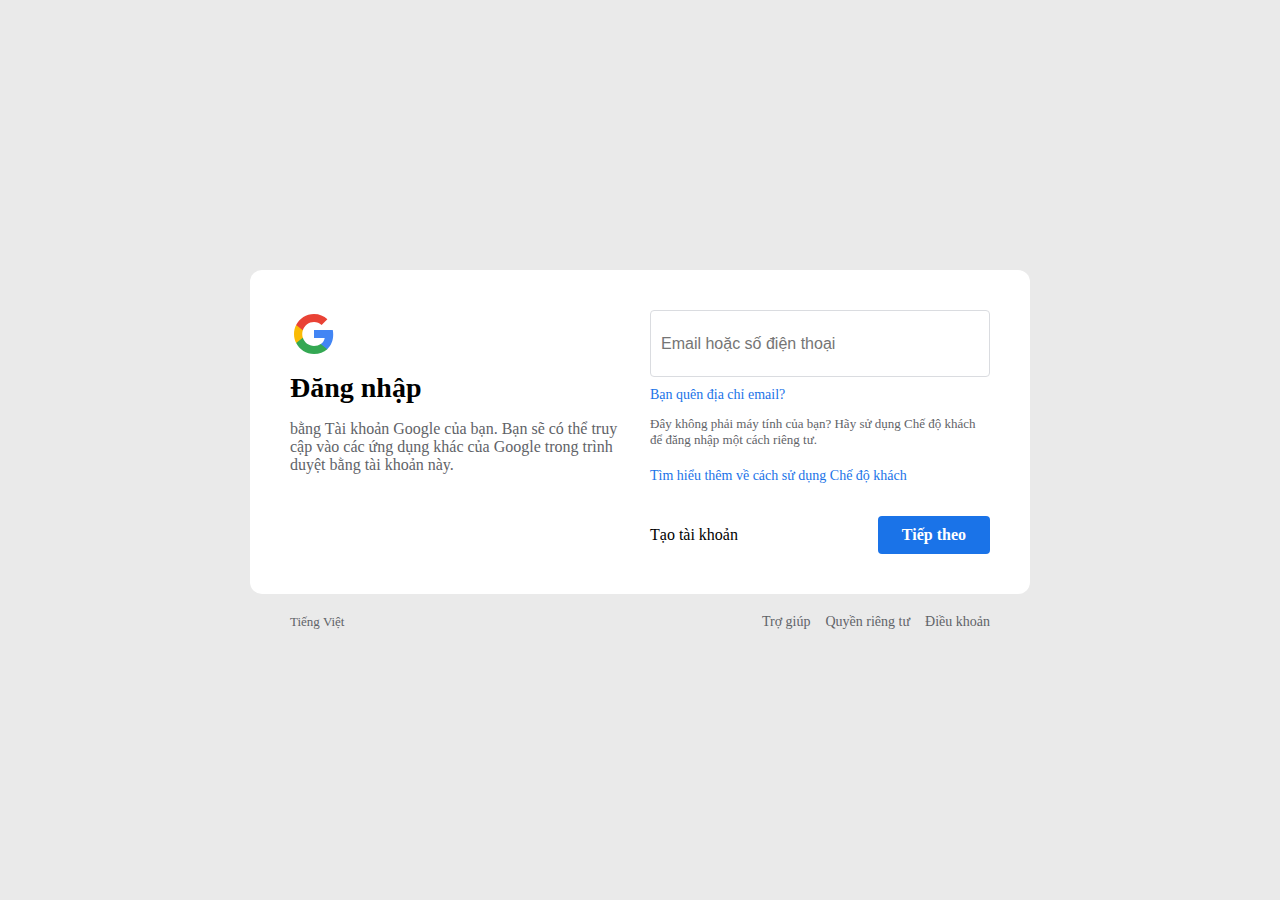
<file: index.html>
<!DOCTYPE html>
<html lang="en">
<head>
    <meta charset="UTF-8">
    <meta name="viewport" content="width=device-width, initial-scale=1.0">
    <title>Document</title>
    <link rel="stylesheet" href="style.css">
   
</head>
<body>
    <div id="container">
        <div class="card">
            <div class="left">
                        <svg xmlns="https://www.w3.org/2000/svg" width="48" height="48" viewBox="0 0 40 48" aria-hidden="true" jsname="jjf7Ff"><path fill="#4285F4" d="M39.2 24.45c0-1.55-.16-3.04-.43-4.45H20v8h10.73c-.45 2.53-1.86 4.68-4 6.11v5.05h6.5c3.78-3.48 5.97-8.62 5.97-14.71z"></path><path fill="#34A853" d="M20 44c5.4 0 9.92-1.79 13.24-4.84l-6.5-5.05C24.95 35.3 22.67 36 20 36c-5.19 0-9.59-3.51-11.15-8.23h-6.7v5.2C5.43 39.51 12.18 44 20 44z"></path><path fill="#FABB05" d="M8.85 27.77c-.4-1.19-.62-2.46-.62-3.77s.22-2.58.62-3.77v-5.2h-6.7C.78 17.73 0 20.77 0 24s.78 6.27 2.14 8.97l6.71-5.2z"></path><path fill="#E94235" d="M20 12c2.93 0 5.55 1.01 7.62 2.98l5.76-5.76C29.92 5.98 25.39 4 20 4 12.18 4 5.43 8.49 2.14 15.03l6.7 5.2C10.41 15.51 14.81 12 20 12z"></path></svg>
                <h2>Đăng nhập</h2>
                <p>
                    bằng Tài khoản Google của bạn. Bạn sẽ có thể truy cập vào các ứng dụng khác của Google trong trình duyệt bằng tài khoản này.
                </p>
            </div>
            <div class="right">
                <input type="text" placeholder="Email hoặc số điện thoại">
                <div class="link">Bạn quên địa chỉ email?</div>
                <p class="hint">Đây không phải máy tính của bạn? Hãy sử dụng Chế độ khách để đăng nhập một cách riêng tư. <div class="link">Tìm hiểu thêm về cách sử dụng Chế độ khách</div></p>
                <div class="action">
                    <div class="create">Tạo tài khoản</div>
                    <b>Tiếp theo</b>
                </div>
            </div>
        </div>
        <div class="bottom">
            <div>Tiếng Việt</div>
            <div class="links">
                <div class="link">Trợ giúp</div>
                <div class="link">Quyền riêng tư</div>
                <div class="link">Điều khoản</div>
            </div>
        </div>
    </div>
</body>
</html>
</file>
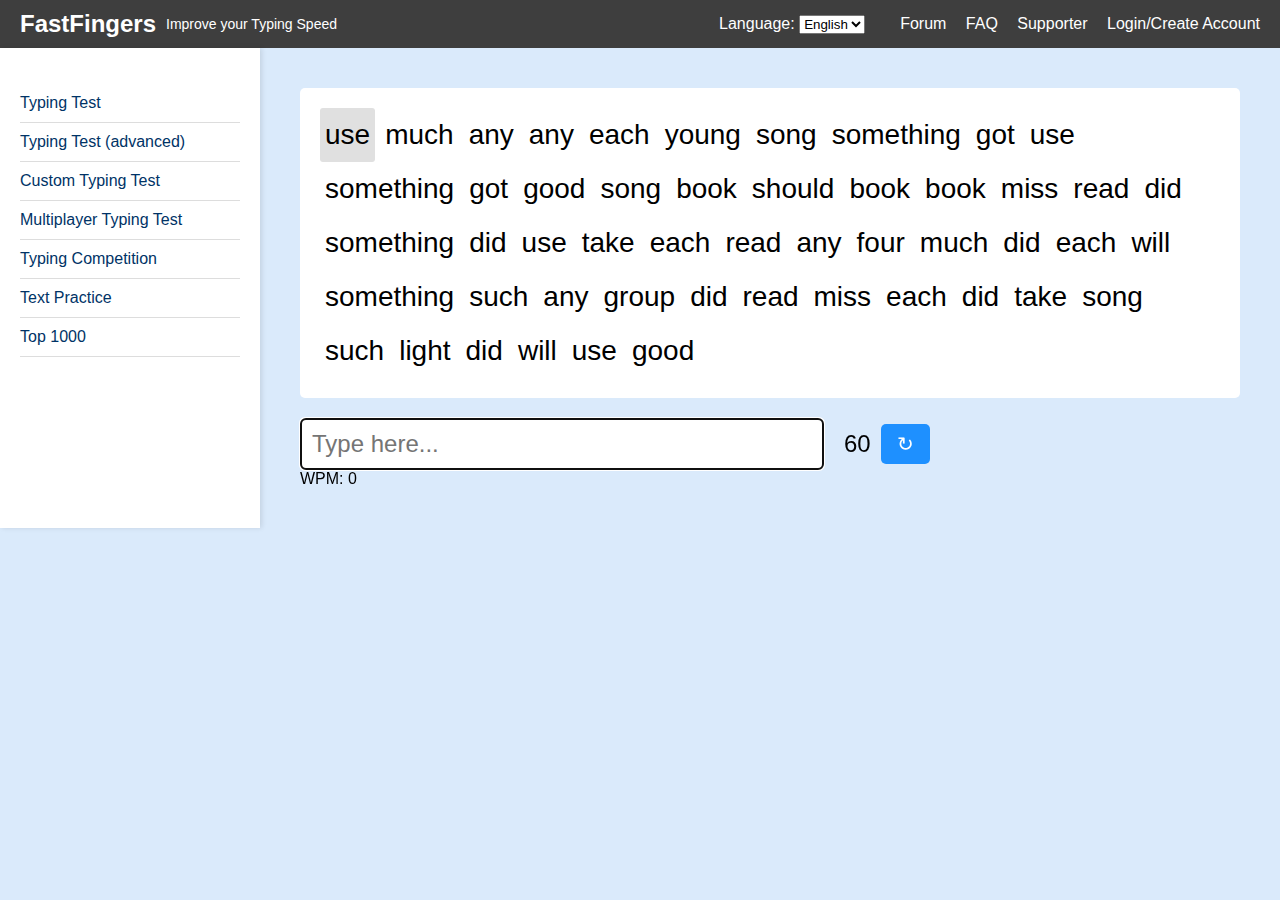
<file: btvenha3/index.html>
<!DOCTYPE html>
<html lang="en">
<head>
  <meta charset="UTF-8">
  <meta name="viewport" content="width=device-width, initial-scale=1.0">
  <title>FastFingers Clone</title>
  <link rel="stylesheet" href="style.css">
</head>
<body>
  <header class="top-bar">
    <div class="logo">FastFingers</div>
    <div class="subtitle">Improve your Typing Speed</div>
    <div class="language-select">
      Language: <select><option>English</option></select>
    </div>
    <nav class="top-menu">
      <a href="#">Forum</a>
      <a href="#">FAQ</a>
      <a href="#">Supporter</a>
      <a href="#">Login/Create Account</a>
    </nav>
  </header>

  <div class="main-layout">
    <aside class="sidebar">
      <ul>
        <li>Typing Test</li>
        <li>Typing Test (advanced)</li>
        <li>Custom Typing Test</li>
        <li>Multiplayer Typing Test</li>
        <li>Typing Competition</li>
        <li>Text Practice</li>
        <li>Top 1000</li>
      </ul>
    </aside>

    <main class="content">
      <div class="word-display" id="word-display"></div>
      <div class="input-area">
        <input type="text" id="word-input" placeholder="Type here..." autofocus>
        <div class="timer-refresh">
          <span id="timer">60</span>
          <button id="restart-btn">↻</button>
        </div>
      </div>
      <div class="info">
        <span id="wpm">WPM: 0</span>
      </div>
      <div class="result-box" id="result-box" style="display:none;">
        <h2>Result</h2>
        <p id="result-wpm">0 WPM</p>
        <p id="result-keystrokes">Keystrokes: 0</p>
        <p id="result-accuracy">Accuracy: 0%</p>
        <p id="result-correct">Correct words: 0</p>
        <p id="result-wrong">Wrong words: 0</p>
        <button id="play-again">Play Again</button>
      </div>
    </main>
  </div>

  <script src="script.js"></script>
</body>
</html>
</file>
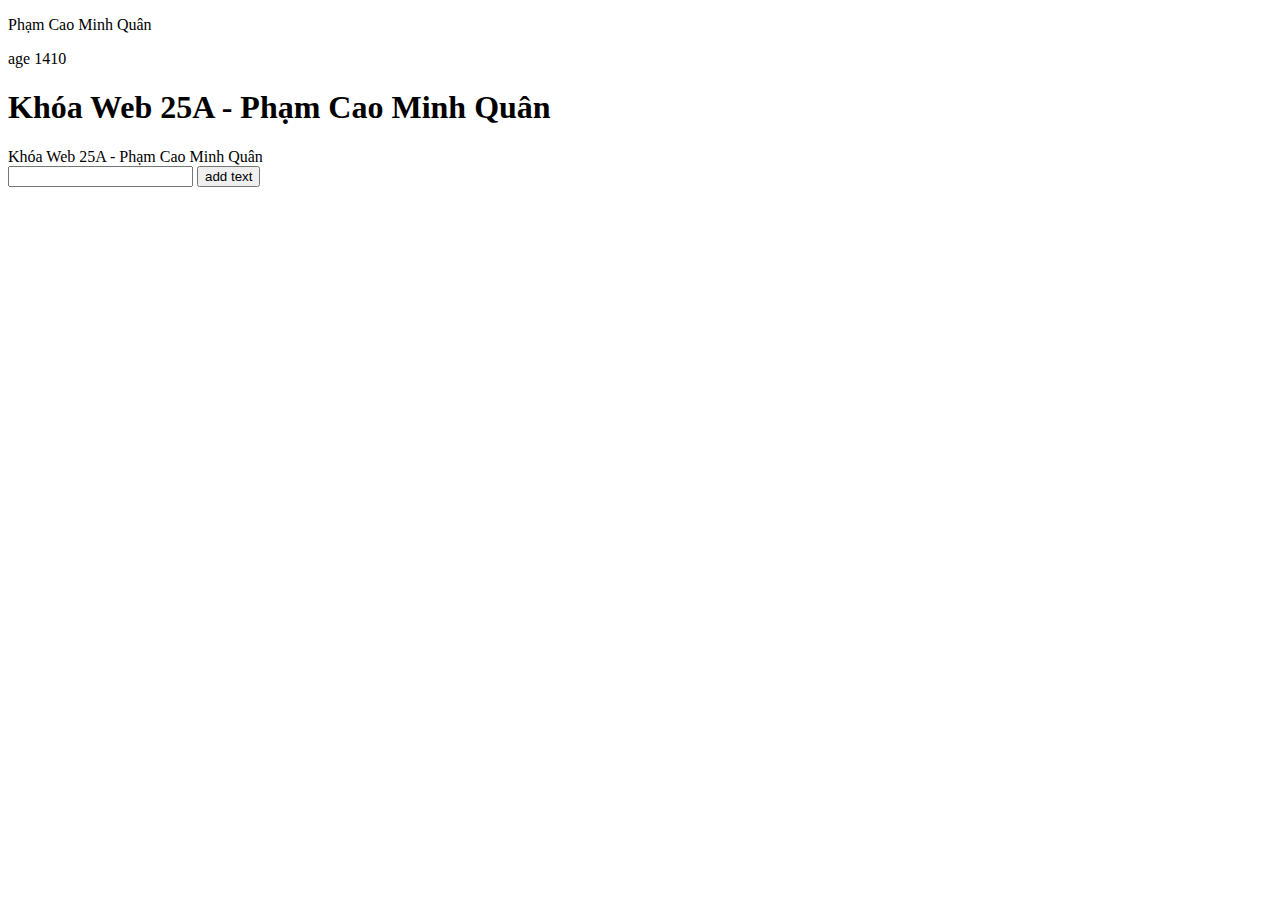
<file: btbuoi3/index1.html>
<!DOCTYPE html>
<html lang="en">
<head>
    <meta charset="UTF-8">
    <meta name="viewport" content="width=device-width, initial-scale=1.0">
    <title>Document</title>
</head>
<body>
    <div class="container">
        <h1 id="title">Khóa Web 25A</h1>
        <p>Phạm Cao Minh Quân</p>
        <p>age 1410</p>

    </div>

    <input type="text" name="type something" id="inputfield" />
    <button id="btn">add text</button>
    <div class="container-last"></div>

    <script src="script1.js"></script>
    
</body>
</html>
</file>
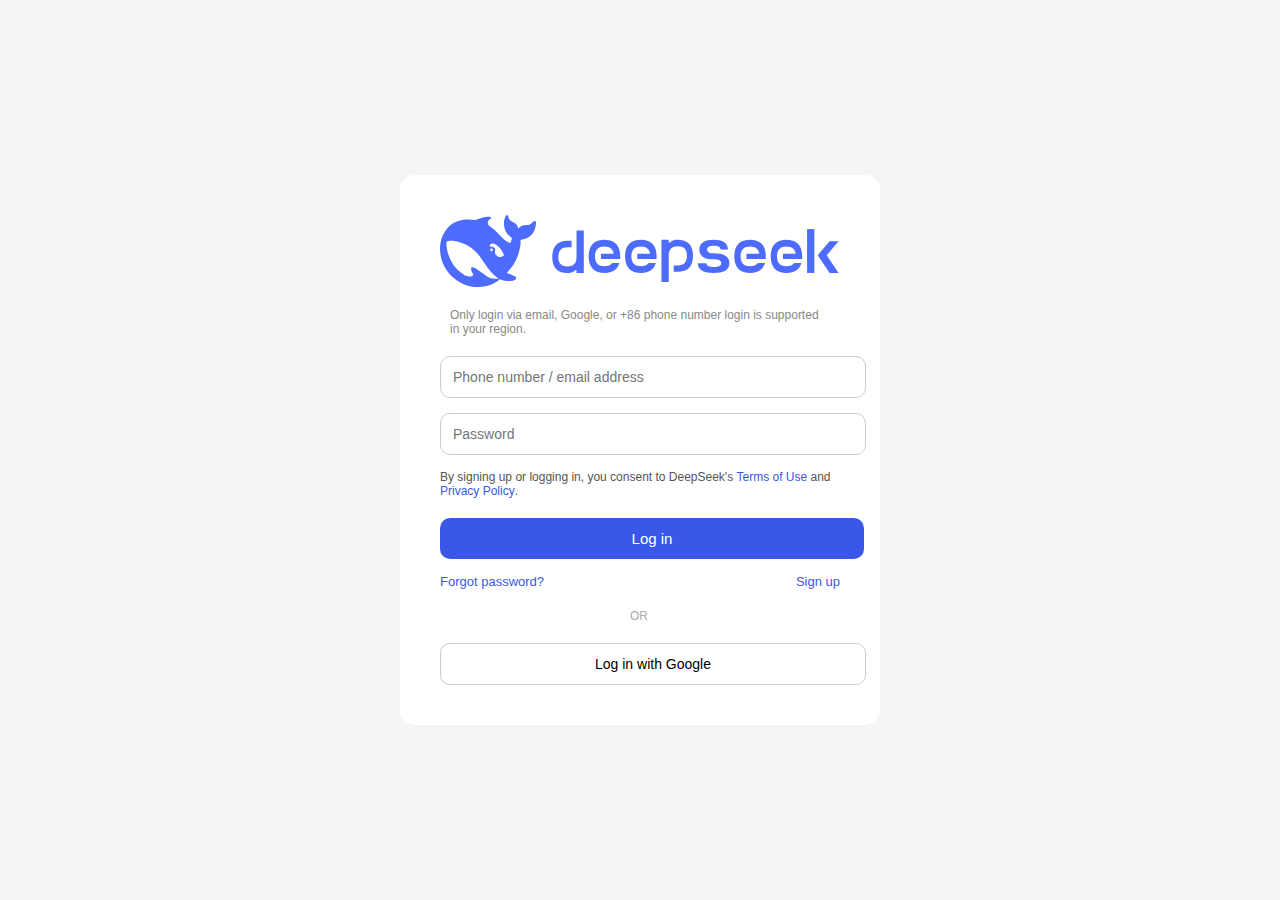
<file: btvenha/deepseek.html>
<!DOCTYPE html>
<html lang="en">
<head>
    <meta charset="UTF-8">
    <meta name="viewport" content="width=device-width, initial-scale=1.0">
    <title>DeepSeek Login UI</title>
    <link rel="stylesheet" href="style.css">
</head>
<body>
    <div class="container">
        <div class="outer">
            <div class="logo">
                <svg viewBox="0 0 241 44" fill="none" xmlns="http://www.w3.org/2000/svg" xmlns:xlink="http://www.w3.org/1999/xlink"><path id="path" d="M57.25 3.64C56.64 3.33 56.37 3.91 56.01 4.21C55.89 4.3 55.79 4.43 55.68 4.54C54.79 5.52 53.74 6.16 52.37 6.08C50.38 5.97 48.67 6.61 47.16 8.16C46.84 6.24 45.77 5.1 44.15 4.36C43.3 3.98 42.45 3.6 41.85 2.77C41.44 2.17 41.32 1.51 41.12 0.86C40.98 0.47 40.85 0.07 40.41 0C39.93 -0.07 39.74 0.34 39.55 0.68C38.8 2.09 38.5 3.64 38.53 5.2C38.6 8.73 40.06 11.54 42.96 13.54C43.29 13.76 43.38 13.99 43.27 14.33C43.08 15.02 42.84 15.68 42.63 16.37C42.5 16.81 42.3 16.91 41.84 16.72C40.25 16.04 38.87 15.04 37.65 13.82C35.59 11.79 33.72 9.54 31.39 7.78C30.85 7.37 30.3 6.99 29.73 6.63C27.36 4.28 30.05 2.35 30.67 2.12C31.32 1.88 30.89 1.06 28.79 1.06C26.69 1.07 24.77 1.79 22.31 2.75C21.96 2.89 21.58 3 21.19 3.08C18.97 2.65 16.66 2.56 14.24 2.83C9.7 3.35 6.07 5.54 3.4 9.27C0.19 13.76 -0.56 18.87 0.36 24.19C1.33 29.8 4.14 34.44 8.46 38.07C12.94 41.84 18.1 43.68 23.98 43.33C27.56 43.12 31.54 42.63 36.02 38.76C37.16 39.33 38.34 39.56 40.31 39.74C41.83 39.88 43.29 39.66 44.43 39.42C46.2 39.04 46.08 37.37 45.43 37.06C40.24 34.6 41.38 35.6 40.34 34.79C42.98 31.6 46.96 28.3 48.52 17.59C48.64 16.74 48.54 16.2 48.52 15.51C48.51 15.09 48.6 14.93 49.07 14.88C50.38 14.73 51.64 14.37 52.8 13.72C56.16 11.84 57.52 8.77 57.84 5.08C57.89 4.51 57.83 3.93 57.25 3.64ZM27.91 36.83C22.88 32.8 20.44 31.47 19.43 31.53C18.49 31.59 18.65 32.68 18.86 33.4C19.08 34.11 19.36 34.6 19.76 35.22C20.03 35.63 20.22 36.24 19.48 36.7C17.86 37.72 15.04 36.35 14.91 36.29C11.63 34.32 8.89 31.72 6.95 28.16C5.09 24.74 4 21.07 3.82 17.16C3.78 16.21 4.05 15.88 4.97 15.7C6.19 15.48 7.44 15.43 8.66 15.61C13.8 16.37 18.17 18.71 21.84 22.42C23.94 24.53 25.52 27.06 27.15 29.52C28.89 32.14 30.75 34.63 33.13 36.68C33.97 37.4 34.64 37.94 35.28 38.34C33.35 38.56 30.12 38.61 27.91 36.83ZM30.33 21.02C30.33 20.6 30.66 20.26 31.07 20.26C31.17 20.26 31.25 20.28 31.33 20.31C31.43 20.35 31.53 20.41 31.6 20.49C31.73 20.63 31.81 20.82 31.81 21.02C31.81 21.44 31.48 21.77 31.06 21.77C30.65 21.77 30.33 21.44 30.33 21.02ZM37.82 24.93C37.34 25.14 36.86 25.31 36.4 25.33C35.68 25.36 34.9 25.07 34.48 24.71C33.82 24.14 33.35 23.83 33.15 22.84C33.06 22.42 33.11 21.77 33.19 21.4C33.36 20.6 33.17 20.08 32.61 19.61C32.16 19.23 31.58 19.12 30.95 19.12C30.72 19.12 30.5 19.02 30.34 18.93C30.07 18.8 29.86 18.47 30.06 18.05C30.13 17.92 30.45 17.6 30.53 17.54C31.38 17.04 32.37 17.2 33.29 17.58C34.14 17.93 34.78 18.58 35.7 19.5C36.65 20.61 36.82 20.91 37.35 21.74C37.78 22.39 38.16 23.06 38.43 23.83C38.59 24.3 38.38 24.7 37.82 24.93Z" fill="#4D6BFE" fill-opacity="1.000000" fill-rule="nonzero"></path><path id="path" d="M143.32 34.23L140.83 34.23L140.83 30.37L143.32 30.37C144.86 30.37 146.42 29.99 147.43 28.92C148.44 27.85 148.81 26.21 148.81 24.57C148.81 22.94 148.44 21.3 147.43 20.23C146.42 19.16 144.86 18.78 143.32 18.78C141.77 18.78 140.22 19.16 139.21 20.23C138.19 21.3 137.83 22.94 137.83 24.57L137.83 40.44L133.46 40.44L133.46 14.92L137.83 14.92L137.83 16.54L138.63 16.54C138.71 16.45 138.8 16.36 138.9 16.27C139.99 15.27 141.66 14.92 143.32 14.92C145.89 14.92 148.48 15.56 150.17 17.34C151.85 19.12 152.46 21.86 152.46 24.58C152.46 27.29 151.85 30.03 150.17 31.81C148.48 33.6 145.89 34.23 143.32 34.23Z" fill="#4D6BFE" fill-opacity="1.000000" fill-rule="nonzero"></path><path id="path" d="M76.79 15.59L79.28 15.59L79.28 19.45L76.79 19.45C75.25 19.45 73.69 19.83 72.68 20.91C71.67 21.98 71.3 23.62 71.3 25.25C71.3 26.88 71.67 28.52 72.68 29.59C73.69 30.66 75.25 31.05 76.79 31.05C78.34 31.05 79.89 30.66 80.9 29.59C81.92 28.52 82.28 26.88 82.28 25.25L82.28 9.39L86.65 9.39L86.65 34.91L82.28 34.91L82.28 33.28L81.48 33.28C81.4 33.38 81.31 33.47 81.21 33.55C80.12 34.55 78.45 34.91 76.79 34.91C74.22 34.91 71.63 34.27 69.94 32.48C68.26 30.7 67.65 27.97 67.65 25.25C67.65 22.53 68.26 19.8 69.94 18.01C71.63 16.23 74.22 15.59 76.79 15.59Z" fill="#4D6BFE" fill-opacity="1.000000" fill-rule="nonzero"></path><path id="path" d="M108.59 24.91L108.59 26.46L96.95 26.46L96.95 23.36L104.67 23.36C104.49 22.23 104.08 21.18 103.36 20.42C102.3 19.31 100.69 18.91 99.08 18.91C97.48 18.91 95.86 19.31 94.81 20.42C93.76 21.52 93.38 23.22 93.38 24.91C93.38 26.6 93.76 28.3 94.81 29.41C95.86 30.52 97.48 30.91 99.08 30.91C100.69 30.91 102.3 30.52 103.36 29.41C103.51 29.25 103.64 29.08 103.76 28.9L108.08 28.9C107.71 30.24 107.1 31.45 106.2 32.4C104.45 34.25 101.75 34.91 99.08 34.91C96.41 34.91 93.72 34.25 91.97 32.4C90.21 30.55 89.58 27.72 89.58 24.91C89.58 22.1 90.21 19.27 91.97 17.42C93.72 15.58 96.41 14.92 99.08 14.92C101.75 14.92 104.45 15.58 106.2 17.42C107.96 19.27 108.59 22.1 108.59 24.91Z" fill="#4D6BFE" fill-opacity="1.000000" fill-rule="nonzero"></path><path id="path" d="M130.52 24.91L130.52 26.46L118.88 26.46L118.88 23.36L126.61 23.36C126.43 22.23 126.02 21.18 125.29 20.42C124.24 19.31 122.63 18.91 121.02 18.91C119.42 18.91 117.8 19.31 116.75 20.42C115.7 21.52 115.32 23.22 115.32 24.91C115.32 26.6 115.7 28.3 116.75 29.41C117.8 30.52 119.42 30.91 121.02 30.91C122.63 30.91 124.24 30.52 125.29 29.41C125.44 29.25 125.58 29.08 125.7 28.9L130.02 28.9C129.64 30.24 129.04 31.45 128.14 32.4C126.38 34.25 123.69 34.91 121.02 34.91C118.35 34.91 115.66 34.25 113.9 32.4C112.15 30.55 111.52 27.72 111.52 24.91C111.52 22.1 112.15 19.27 113.9 17.42C115.66 15.58 118.35 14.92 121.02 14.92C123.69 14.92 126.38 15.58 128.14 17.42C129.89 19.27 130.52 22.1 130.52 24.91Z" fill="#4D6BFE" fill-opacity="1.000000" fill-rule="nonzero"></path><path id="path" d="M164.9 34.91C167.57 34.91 170.26 34.52 172.01 33.43C173.77 32.34 174.4 30.67 174.4 29.01C174.4 27.35 173.77 25.68 172.01 24.59C170.26 23.5 167.57 23.11 164.9 23.11L164.99 23.11C163.85 23.11 162.7 22.96 161.96 22.53C161.21 22.11 160.94 21.46 160.94 20.82C160.94 20.17 161.21 19.53 161.96 19.1C162.7 18.68 163.85 18.53 164.99 18.53C166.13 18.53 167.28 18.68 168.03 19.1C168.78 19.53 169.04 20.17 169.04 20.82L173.49 20.82C173.49 19.16 172.92 17.49 171.34 16.4C169.75 15.31 167.32 14.92 164.9 14.92C162.48 14.92 160.05 15.31 158.46 16.4C156.87 17.49 156.3 19.16 156.3 20.82C156.3 22.48 156.87 24.15 158.46 25.24C160.05 26.33 162.48 26.72 164.9 26.72C166.16 26.72 167.53 26.87 168.36 27.29C169.19 27.71 169.48 28.36 169.48 29.01C169.48 29.65 169.19 30.3 168.36 30.72C167.53 31.14 166.26 31.3 165 31.3C163.74 31.3 162.47 31.14 161.65 30.72C160.82 30.3 160.52 29.65 160.52 29.01L155.4 29.01C155.4 30.67 156.03 32.34 157.78 33.43C159.53 34.52 162.22 34.91 164.9 34.91Z" fill="#4D6BFE" fill-opacity="1.000000" fill-rule="nonzero"></path><path id="path" d="M196.33 24.91L196.33 26.46L184.69 26.46L184.69 23.36L192.42 23.36C192.24 22.23 191.83 21.18 191.1 20.42C190.05 19.31 188.44 18.91 186.83 18.91C185.23 18.91 183.61 19.31 182.56 20.42C181.51 21.52 181.13 23.22 181.13 24.91C181.13 26.6 181.51 28.3 182.56 29.41C183.61 30.52 185.23 30.91 186.83 30.91C188.44 30.91 190.05 30.52 191.1 29.41C191.25 29.25 191.39 29.08 191.51 28.9L195.83 28.9C195.45 30.24 194.85 31.45 193.95 32.4C192.19 34.25 189.5 34.91 186.83 34.91C184.16 34.91 181.47 34.25 179.71 32.4C177.96 30.55 177.33 27.72 177.33 24.91C177.33 22.1 177.96 19.27 179.71 17.42C181.47 15.58 184.16 14.92 186.83 14.92C189.5 14.92 192.19 15.58 193.95 17.42C195.7 19.27 196.33 22.1 196.33 24.91Z" fill="#4D6BFE" fill-opacity="1.000000" fill-rule="nonzero"></path><path id="path" d="M218.27 24.91L218.27 26.46L206.63 26.46L206.63 23.36L214.36 23.36C214.17 22.23 213.77 21.18 213.04 20.42C211.99 19.31 210.37 18.91 208.77 18.91C207.17 18.91 205.55 19.31 204.5 20.42C203.44 21.52 203.07 23.22 203.07 24.91C203.07 26.6 203.44 28.3 204.5 29.41C205.55 30.52 207.17 30.91 208.77 30.91C210.37 30.91 211.99 30.52 213.04 29.41C213.19 29.25 213.32 29.08 213.45 28.9L217.77 28.9C217.39 30.24 216.79 31.45 215.88 32.4C214.13 34.25 211.44 34.91 208.77 34.91C206.1 34.91 203.4 34.25 201.65 32.4C199.9 30.55 199.27 27.72 199.27 24.91C199.27 22.1 199.9 19.27 201.65 17.42C203.4 15.58 206.1 14.92 208.77 14.92C211.44 14.92 214.13 15.58 215.88 17.42C217.64 19.27 218.27 22.1 218.27 24.91Z" fill="#4D6BFE" fill-opacity="1.000000" fill-rule="nonzero"></path><rect id="rect" x="221.211182" y="8.500488" width="4.371000" height="26.415646" fill="#4D6BFE" fill-opacity="1.000000"></rect><path id="polygon" d="M233.04 24.31L240.21 34.91L234.79 34.91L227.62 24.31L234.79 15.81L240.21 15.81L233.04 24.31Z" fill="#4D6BFE" fill-opacity="1.000000" fill-rule="nonzero"></path></svg>
                
            </div>

            <div class="note-text">
                Only login via email, Google, or +86 phone number login is supported in your region.
            </div>

            <form>
                <input type="text" class="input-field" placeholder="Phone number / email address">
                <input type="text" class="input-field" placeholder="Password">

                <div class="terms">
                    By signing up or logging in, you consent to DeepSeek's 
                    <div class="link">Terms of Use</div> and 
                    <div class="link">Privacy Policy</div>.
                </div>

                <div class="login">Log in</div>
            </form>

            <div class="click">
                <div class="link">Forgot password?</div>
                <div class="link">Sign up</div>
            </div>

            <div class="box">
                
                <div class="text">OR</div>
                
            </div>

            <div class="google">Log in with Google</div>
        </div>
    </div>
</body>
</html>
</file>
<file: style.css>
body{
    margin: 0;
    padding: 0;
}

#container{
    display: flex;
    flex-direction: column;
    justify-content: center;
    align-items: center;
    width: 100vw;
    height: 100vh;
    background-color: rgb(234, 234, 234);

}

.card {
    background: #fff;
    width: 700px;
    display: flex;
    border-radius: 12px;
    padding: 40px;
}

.left {
    width: 50%;
    padding-right: 20px;
}

.left h2 {
    margin: 10px 0;
    font-size: 28px;
}

.left p {
    color: #5f6368;
    font-size: 16px;
}

.right {
    width: 50%;
    display: flex;
    flex-direction: column;
    justify-content: center;
}

.right input {
    height: 45px;
    padding: 10px;
    margin-bottom: 10px;
    border: 1px solid #dadce0;
    border-radius: 4px;
    font-size: 16px;
}

.link,.actions .create {
    color: #1a73e8;
    font-size: 14px;
    cursor: pointer;
}


.footer .links .link {
    color: #5f6368;
    font-size: 14px;
    cursor: pointer;
}

.hint {
    font-size: 13px;
    color: #5f6368;
    margin-bottom: 20px;
}

.action {
    display: flex;
    justify-content: space-between;
    align-items: center;
}

.action b {
    background-color: #1a73e8;
    color: white;
    border: none;
    padding: 10px 24px;
    font-size: 16px;
    border-radius: 4px;
    cursor: pointer; 
}

.bottom {
    margin-top: 20px;
    display: flex;
    justify-content: space-between;
    width: 700px;
    font-size: 13px;
    color: #5f6368;
}

.bottom {
    margin-top: 20px;
    display: flex;
    justify-content: space-between;
    align-items: center; 
    width: 700px;
    font-size: 13px;
    color: #5f6368;
}

.bottom .links {
    display: flex;
    flex-direction: row;
    align-items: center;
}

.bottom .links .link {
    margin-left: 15px;
    color: #5f6368; 
    font-size: 14px;
    cursor: pointer;
}

.button-search {
    box-shadow: solid 1px #dadce0;
    gap: 10px;
    
}
</file>
<file: btvenha3/style.css>
body {
  font-family: 'Helvetica Neue', Helvetica, Arial, sans-serif;
  background-color: #daeafb;
  margin: 0;
  padding: 0;
}

.top-bar {
  background-color: #3e3e3e;
  color: white;
  padding: 10px 20px;
  display: flex;
  align-items: center;
  justify-content: space-between;
}

.logo {
  font-size: 24px;
  font-weight: bold;
}

.subtitle {
  font-size: 14px;
  margin-left: 10px;
}

.language-select {
  margin-left: auto;
  margin-right: 20px;
}

.top-menu a {
  color: white;
  margin-left: 15px;
  text-decoration: none;
}

.main-layout {
  display: flex;
}

.sidebar {
  width: 220px;
  background: white;
  padding: 20px;
  box-shadow: 2px 0 5px rgba(0,0,0,0.1);
}

.sidebar ul {
  list-style: none;
  padding: 0;
}

.sidebar li {
  padding: 10px 0;
  border-bottom: 1px solid #ddd;
  color: #003366;
  cursor: pointer;
}

.content {
  flex: 1;
  padding: 40px;
}

.word-display {
  background: white;
  padding: 20px;
  border-radius: 5px;
  min-height: 150px;
  font-size: 28px;
  line-height: 50px;
  display: flex;
  flex-wrap: wrap;
}

.word {
  padding: 2px 5px;
  border-radius: 3px;
  margin-right: 5px;
}

.active {
  background-color: #e0e0e0;
}

.correct {
  color: #155724;
  background-color: #d4edda;
}

.incorrect {
  color: #721c24;
  background-color: #f8d7da;
}

.input-area {
  display: flex;
  align-items: center;
  margin-top: 20px;
}

#word-input {
  width: 500px;
  padding: 10px;
  font-size: 24px;
  border: 2px solid #ccc;
  border-radius: 5px;
}

.timer-refresh {
  display: flex;
  align-items: center;
  margin-left: 20px;
}

#timer {
  font-size: 24px;
  margin-right: 10px;
}

#restart-btn {
  padding: 8px 16px;
  font-size: 20px;
  background: #1e90ff;
  color: white;
  border: none;
  border-radius: 5px;
  cursor: pointer;
}

#restart-btn:hover {
  background: #0b6ed6;
}

.result-box {
  margin-top: 30px;
  background: #fff;
  padding: 20px;
  border-radius: 10px;
  box-shadow: 0 4px 10px rgba(0,0,0,0.2);
  text-align: center;
}

.result-box p {
  font-size: 18px;
  margin: 5px 0;
}

#result-wpm {
  font-size: 24px;
  font-weight: bold;
  color: #28a745;
}
</file>
<file: btvenha/style.css>
* {
    margin: 0;
    padding: 0;
    font-family: 'Segoe UI', sans-serif;
}

body {
    background: #f5f5f5;
    display: flex;
    justify-content: center;
    align-items: center;
    height: 100vh;
}

.container {
    background: white;
    border-radius: 15px;
    width: 400px;
    padding: 40px;
}

.logo {
    margin-bottom: 15px;
}


.logo-text {
    color: #3a57e8;
    font-size: 24px;
    font-weight: bold;
    margin-top: 10px;
}

.note-text {
    font-size: 12px;
    color: #888;
    text-align: left;
    margin-bottom: 20px;
    padding: 0 10px;
}

.input-field {
    width: 100%;
    padding: 12px;
    margin-bottom: 15px;
    border: 1px solid #ccc;
    border-radius: 10px;
    font-size: 14px;
}

.terms {
    font-size: 12px;
    color: #555;
    margin-bottom: 20px;
}

.terms .link {
    display: inline;
    color: #3a57e8;
    cursor: pointer;
}

.login {
    width: 100%;
    padding: 12px;
    background-color: #3a57e8;
    color: white;
    border: none;
    border-radius: 10px;
    font-size: 15px;
    cursor: pointer;
    margin-bottom: 15px;
    text-align: center;
}

.click {
    display: flex;
    justify-content: space-between;
    font-size: 13px;
    color: #3a57e8;
    margin-bottom: 20px;
}

.box {
    display: flex;
    align-items: center;
    text-align: center;
    margin-bottom: 20px;
}

.text {
    padding: 0 10px;
    font-size: 12px;
    color: #aaa;
    margin-left: 45%;
}

.google {
    width: 100%;
    padding: 12px;
    border: 1px solid #ccc;
    border-radius: 10px;
    background: white;
    font-size: 14px;
    cursor: pointer;
    text-align: center;
}
</file>
